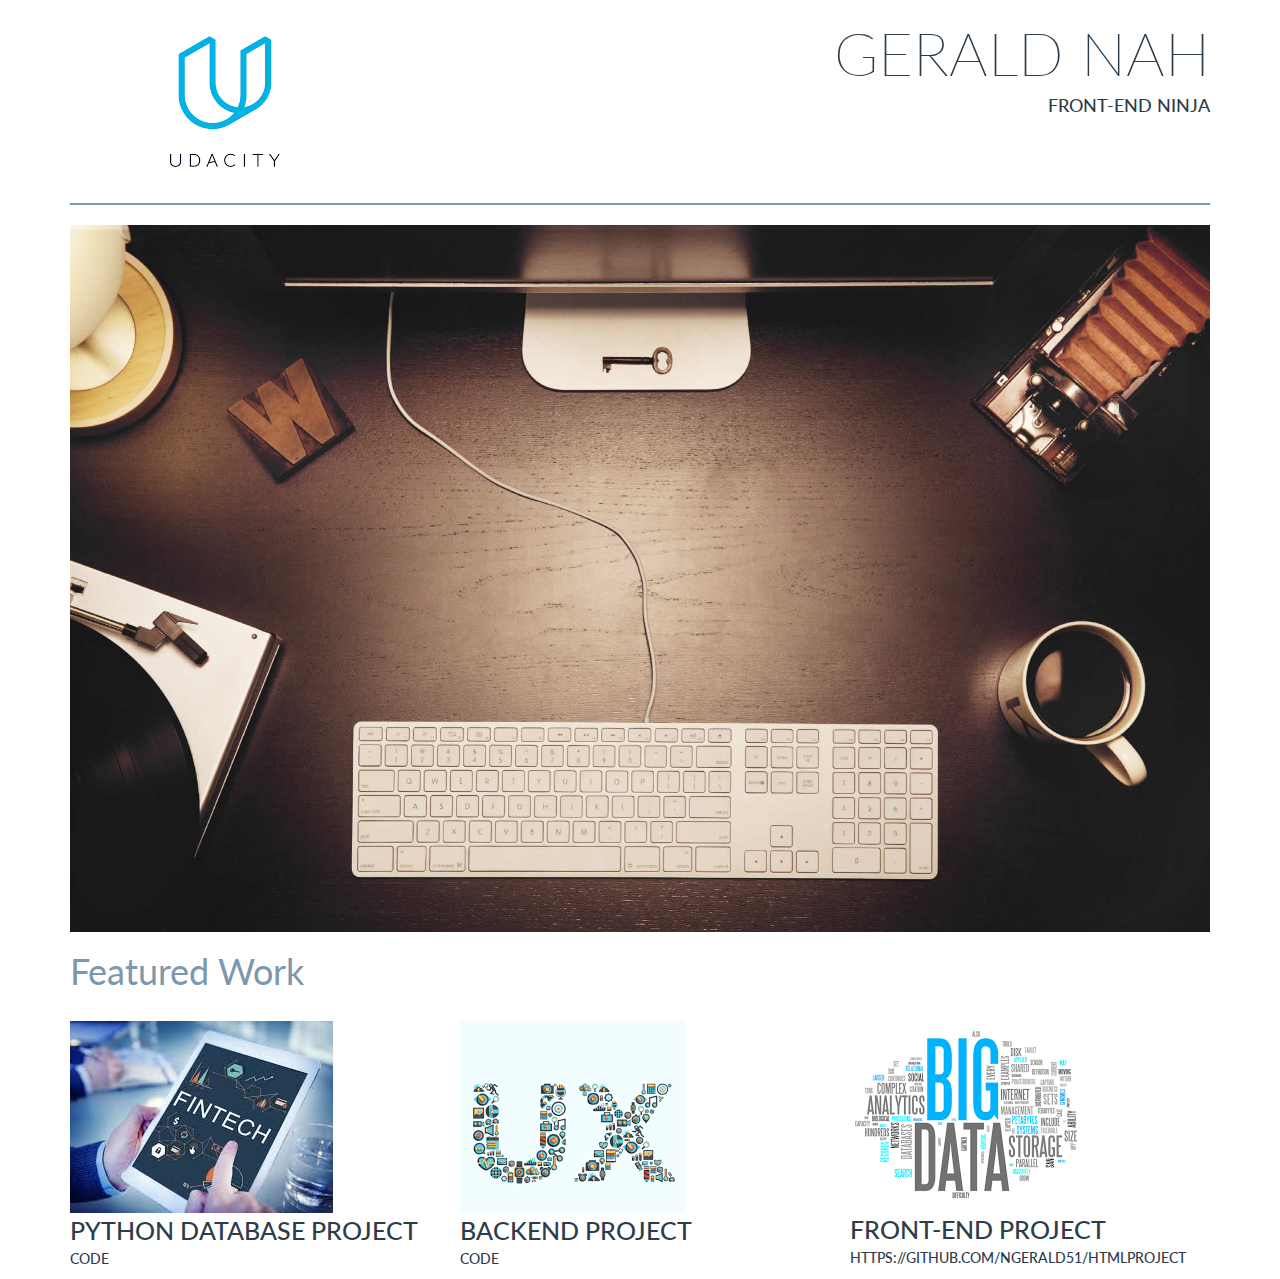
<file: index.html>
<!DOCTYPE html>
<html>
  <head>
  <meta charset="utf-8">
  <meta http-equiv="X-UA-Compatible" content="IE=edge">
  <meta name="viewport" content="width=device-width, initial-scale=1">
  <title>Gerald's Portfolio</title>
    <link href="https://fonts.googleapis.com/css?family=Lato:100,300" rel="stylesheet">
    <link href="css/bootstrap.min.css" rel="stylesheet">
    <link href="css/style.css" rel="stylesheet">
  </head>
  <body>
    <div class="container">
      <header class="row">
        <div class="col-md-6 text-left">
            <img src="image/udacity.png" class="title-logo img-responsive"  alt="UDACITY LOGO">
        </div>
        <div class="col-md-6 text-right text-uppercase">
         <h1 class="title-super text-thin">Gerald Nah</h1>
          <h4>Front-end Ninja</h4>
        </div>
      </header>
      <div class="row">
        <div class="col-md-12">
        	<hr>
          <img src="image/portfolioBG.jpg" class="img-responsive" alt="main image">
        </div>
      </div>
      <div class="row">
        <div class="col-md-12">
          <h1 class="text-muted">Featured Work</h1>
          <br/>
        </div>
      </div>
      <div class="row text-centered text-thick">
        <div class="col-md-4 text-uppercase">
          <img src="image/fintech.jpg" class="img-responsive" alt="Appify">
         <section id=1>
          <figcaption>PYTHON Database Project</figcaption>
          <p><a href="https://github.com/ngerald51/PythonDBProject">Code</a></p>
        </div>
        </section>
        <div class="col-md-4 text-uppercase">
          <img src="image/ux.png" class="img-responsive" alt="SUNFLOWER IMAGE">
          <section id=2>
          <figcaption>Backend Project</figcaption>
          <p><a href="https://github.com/ngerald51/BackendProject">Code</a></p>
          </section>
        </div>
        <div class="col-md-4 text-uppercase">
          <img src="image/test1.png" class="img-responsive" alt="Frontnd Image">
          <section id=3>
          <figcaption>Front-End Project</figcaption>
          <p><a href="https://github.com/ngerald51/HTMLProject">https://github.com/ngerald51/HTMLProject</a></p>
          </section>
        </div>
      </div>
    </div>
  </body>
</html>
</file>
<file: css/style.css>
body {
    font-family: 'Lato', sans-serif;
    color: #2d3c49;
    font-weight: 300;
}

hr {
    border-top: 2px solid #7d97ad;
}

a {
    color: #2d3c49;
}

.text-muted {
    color: #7d97ad;
    font-weight: 400;
    font-stretch: extra-expanded;
}

.text-thin {
    font-weight: 200;
}
.text-thick {
    font-weight: 500;
    font-stretch:
}

.title-logo {
    margin-top: 20px;
}

.title-super {
    font-size: 60px;
}

figcaption {
    color: #2d3c49;
    font-family: 'Lato', sans-serif;
    font-size: 25px;
    text-align: left;
}
</file>
